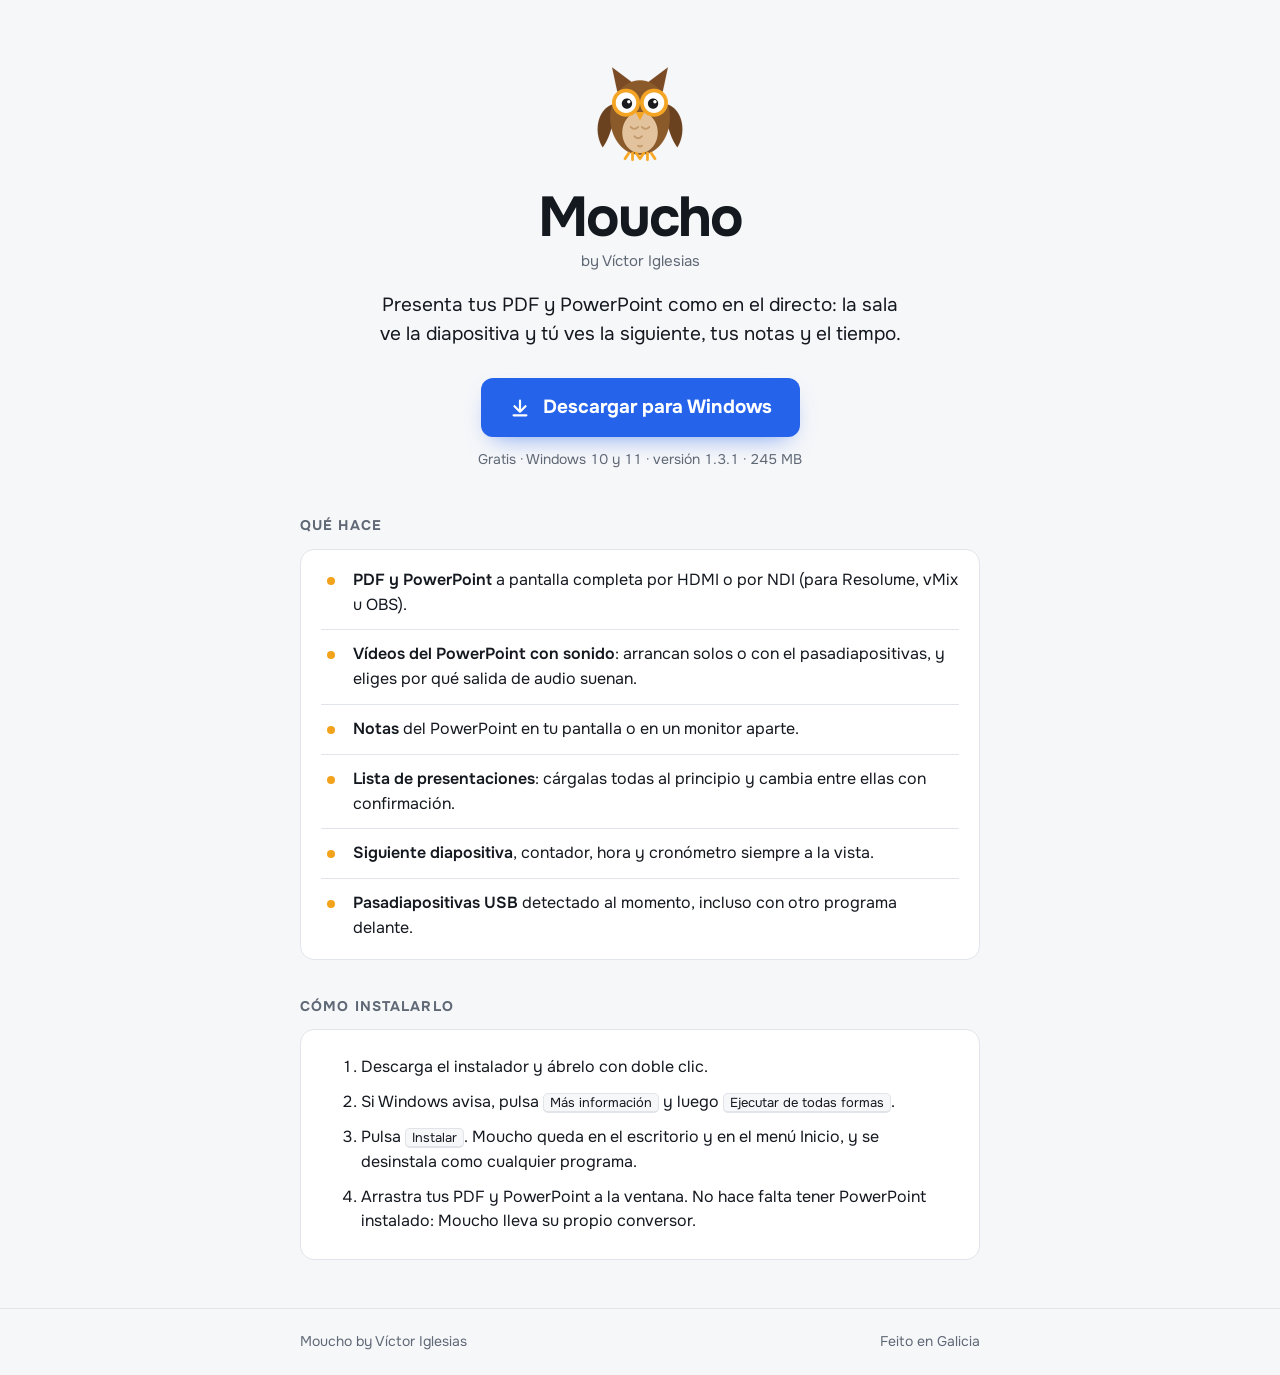
<file: docs/index.html>
<!doctype html>
<html lang="es">
<head>
<meta charset="utf-8">
<meta name="viewport" content="width=device-width, initial-scale=1, viewport-fit=cover">
<title>Moucho · Presentador de PDF y PowerPoint</title>
<meta name="description" content="Moucho by Víctor Iglesias: presenta PDF y PowerPoint con vista de la siguiente diapositiva, notas en otra pantalla, vídeos con sonido y salida HDMI o NDI. Gratis para Windows.">
<link rel="icon" type="image/png" href="favicon.png">
<link rel="stylesheet" href="fonts/onest.css">
<style>
  /* Una sola columna centrada: búho, nombre, botón de descarga, qué hace y cómo instalarlo */
  :root{
    --bg:#f6f7f9; --card:#ffffff; --ink:#14181f; --muted:#5f6875; --line:#e1e5ea;
    --accent:#2563eb; --accent-dark:#1d4ed8; --amber:#f2a31b;
    --font:"Onest","Segoe UI",system-ui,sans-serif;
    color-scheme:light;
  }
  *{box-sizing:border-box}
  html,body{margin:0}
  body{background:var(--bg);color:var(--ink);font-family:var(--font);font-size:16px;line-height:1.55;-webkit-font-smoothing:antialiased}
  .wrap{max-width:720px;margin:0 auto;padding-left:max(20px,env(safe-area-inset-left,0px));padding-right:max(20px,env(safe-area-inset-right,0px))}

  .hero{text-align:center;padding-block:56px 36px}
  .hero img{width:112px;height:112px}
  h1{font-size:clamp(40px,8vw,56px);font-weight:700;letter-spacing:-.035em;line-height:1;margin:14px 0 4px}
  .by{color:var(--muted);font-size:15px;margin:0}
  .lead{font-size:19px;max-width:30em;margin:18px auto 0;text-wrap:balance}

  .dl{display:inline-flex;align-items:center;gap:12px;margin-top:28px;background:var(--accent);color:#fff;text-decoration:none;font-weight:700;font-size:19px;padding:15px 28px;border-radius:12px;box-shadow:0 10px 24px -12px rgba(37,99,235,.7);transition:background .15s,transform .15s}
  .dl:hover{background:var(--accent-dark);transform:translateY(-1px)}
  .dl:focus-visible{outline:3px solid var(--amber);outline-offset:3px}
  .dl svg{width:22px;height:22px}
  .meta{margin-top:12px;color:var(--muted);font-size:14px;font-variant-numeric:tabular-nums}

  section{padding-block:8px 28px}
  h2{font-size:14px;font-weight:700;letter-spacing:.08em;text-transform:uppercase;color:var(--muted);margin:0 0 12px}
  .card{background:var(--card);border:1px solid var(--line);border-radius:14px;padding:6px 20px}
  ul.feat{list-style:none;margin:0;padding:0}
  ul.feat li{display:grid;grid-template-columns:22px 1fr;gap:10px;padding:12px 0;border-bottom:1px solid var(--line)}
  ul.feat li:last-child{border-bottom:0}
  ul.feat li::before{content:"";width:8px;height:8px;border-radius:50%;background:var(--amber);margin:9px 0 0 6px}
  ul.feat b{font-weight:600}
  ol.steps{margin:0;padding:14px 20px 14px 40px}
  ol.steps li{padding:5px 0}
  kbd{font-family:var(--font);font-size:13px;border:1px solid var(--line);border-bottom-width:2px;border-radius:5px;padding:0 6px;background:var(--bg)}
  footer{border-top:1px solid var(--line);margin-top:20px}
  footer .wrap{padding-block:22px;color:var(--muted);font-size:14px;display:flex;justify-content:space-between;flex-wrap:wrap;gap:8px}
</style>
</head>
<body>
<main>
  <header class="hero wrap">
    <img src="moucho.png" alt="Búho de Moucho" width="112" height="112">
    <h1>Moucho</h1>
    <p class="by">by Víctor Iglesias</p>
    <p class="lead">Presenta tus PDF y PowerPoint como en el directo: la sala ve la diapositiva y tú ves la siguiente, tus notas y el tiempo.</p>
    <a class="dl" id="dl" href="https://paginasdevic.com/descargar/moucho">
      <svg viewBox="0 0 24 24" fill="none" stroke="currentColor" stroke-width="2.4" stroke-linecap="round" stroke-linejoin="round" aria-hidden="true"><path d="M12 4v12M6 10l6 6 6-6M5 20h14"/></svg>
      Descargar para Windows
    </a>
    <div class="meta">Gratis · Windows 10 y 11 · versión 1.3.1 · 245 MB</div>
  </header>

  <section class="wrap">
    <h2>Qué hace</h2>
    <div class="card">
      <ul class="feat">
        <li><span><b>PDF y PowerPoint</b> a pantalla completa por HDMI o por NDI (para Resolume, vMix u OBS).</span></li>
        <li><span><b>Vídeos del PowerPoint con sonido</b>: arrancan solos o con el pasadiapositivas, y eliges por qué salida de audio suenan.</span></li>
        <li><span><b>Notas</b> del PowerPoint en tu pantalla o en un monitor aparte.</span></li>
        <li><span><b>Lista de presentaciones</b>: cárgalas todas al principio y cambia entre ellas con confirmación.</span></li>
        <li><span><b>Siguiente diapositiva</b>, contador, hora y cronómetro siempre a la vista.</span></li>
        <li><span><b>Pasadiapositivas USB</b> detectado al momento, incluso con otro programa delante.</span></li>
      </ul>
    </div>
  </section>

  <section class="wrap">
    <h2>Cómo instalarlo</h2>
    <div class="card">
      <ol class="steps">
        <li>Descarga el instalador y ábrelo con doble clic.</li>
        <li>Si Windows avisa, pulsa <kbd>Más información</kbd> y luego <kbd>Ejecutar de todas formas</kbd>.</li>
        <li>Pulsa <kbd>Instalar</kbd>. Moucho queda en el escritorio y en el menú Inicio, y se desinstala como cualquier programa.</li>
        <li>Arrastra tus PDF y PowerPoint a la ventana. No hace falta tener PowerPoint instalado: Moucho lleva su propio conversor.</li>
      </ol>
    </div>
  </section>
</main>
<footer><div class="wrap"><span>Moucho by Víctor Iglesias</span><span>Feito en Galicia</span></div></footer>
</body>
</html>
</file>
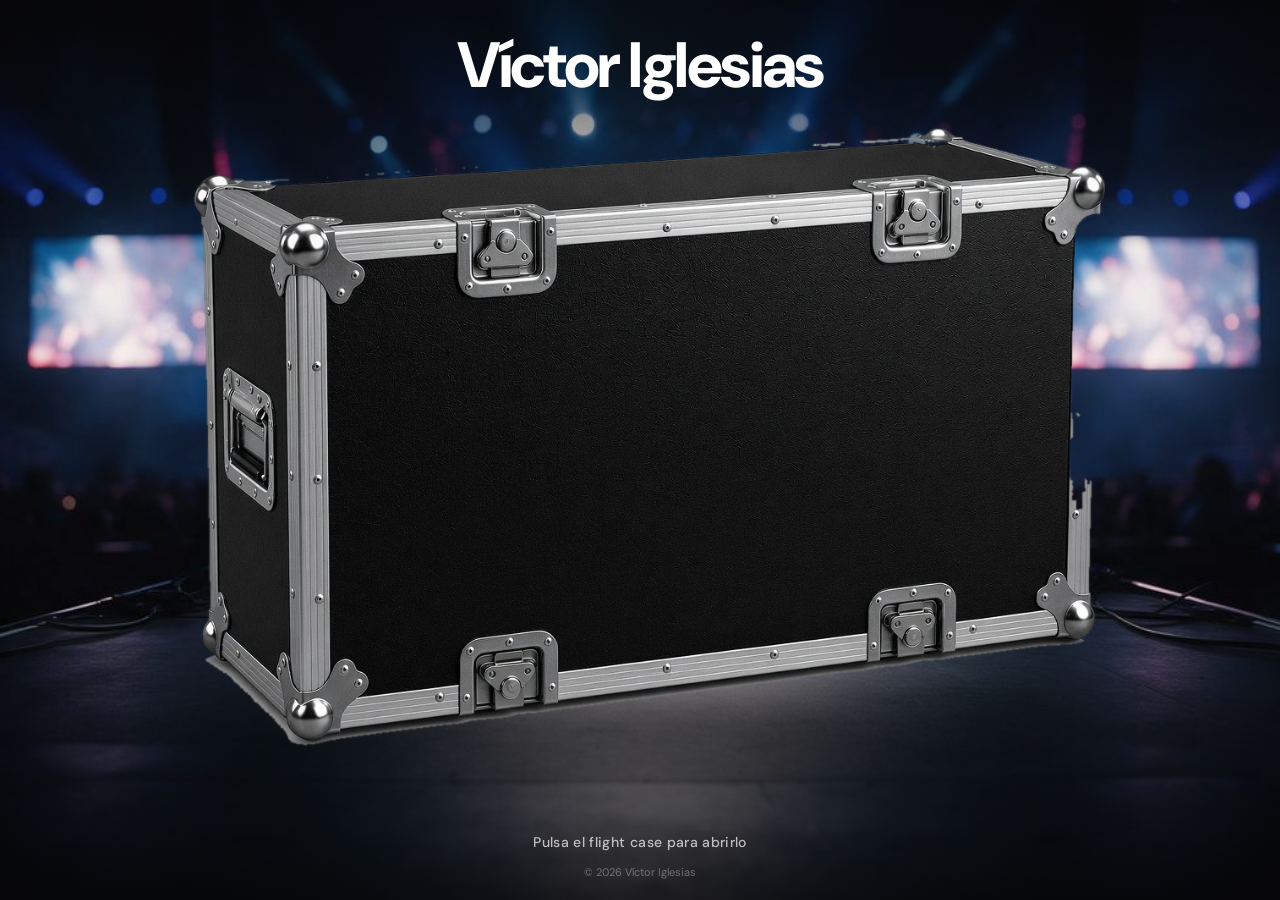
<file: paginasdevic/index.html>
<!doctype html>
<html lang="es">
  <head>
    <meta charset="UTF-8" />
    <meta name="viewport" content="width=device-width, initial-scale=1.0, viewport-fit=cover" />
    <meta name="theme-color" content="#050507" />
    <link rel="icon" type="image/png" href="./favicon.png" />
    <title>Víctor Iglesias · Descargas</title>
    <meta name="description" content="Descarga gratis las aplicaciones de Víctor Iglesias para Windows." />
    <script type="module" crossorigin src="./assets/index-h9LdVj-9.js"></script>
    <link rel="stylesheet" crossorigin href="./assets/index-DJxhiUki.css">
  </head>
  <body>
    <div id="root"></div>
  </body>
</html>
</file>
<file: docs/fonts/onest.css>
@font-face{font-family:'Onest';font-style:normal;font-display:swap;font-weight:400;src:url(onest-latin-ext-400-normal.woff2) format('woff2');unicode-range:U+0100-02BA,U+02BD-02C5,U+02C7-02CC,U+02CE-02D7,U+02DD-02FF,U+0304,U+0308,U+0329,U+1D00-1DBF,U+1E00-1E9F,U+1EF2-1EFF,U+2020,U+20A0-20AB,U+20AD-20C0,U+2113,U+2C60-2C7F,U+A720-A7FF}
@font-face{font-family:'Onest';font-style:normal;font-display:swap;font-weight:400;src:url(onest-latin-400-normal.woff2) format('woff2');unicode-range:U+0000-00FF,U+0131,U+0152-0153,U+02BB-02BC,U+02C6,U+02DA,U+02DC,U+0304,U+0308,U+0329,U+2000-206F,U+20AC,U+2122,U+2191,U+2193,U+2212,U+2215,U+FEFF,U+FFFD}
@font-face{font-family:'Onest';font-style:normal;font-display:swap;font-weight:500;src:url(onest-latin-ext-500-normal.woff2) format('woff2');unicode-range:U+0100-02BA,U+02BD-02C5,U+02C7-02CC,U+02CE-02D7,U+02DD-02FF,U+0304,U+0308,U+0329,U+1D00-1DBF,U+1E00-1E9F,U+1EF2-1EFF,U+2020,U+20A0-20AB,U+20AD-20C0,U+2113,U+2C60-2C7F,U+A720-A7FF}
@font-face{font-family:'Onest';font-style:normal;font-display:swap;font-weight:500;src:url(onest-latin-500-normal.woff2) format('woff2');unicode-range:U+0000-00FF,U+0131,U+0152-0153,U+02BB-02BC,U+02C6,U+02DA,U+02DC,U+0304,U+0308,U+0329,U+2000-206F,U+20AC,U+2122,U+2191,U+2193,U+2212,U+2215,U+FEFF,U+FFFD}
@font-face{font-family:'Onest';font-style:normal;font-display:swap;font-weight:600;src:url(onest-latin-ext-600-normal.woff2) format('woff2');unicode-range:U+0100-02BA,U+02BD-02C5,U+02C7-02CC,U+02CE-02D7,U+02DD-02FF,U+0304,U+0308,U+0329,U+1D00-1DBF,U+1E00-1E9F,U+1EF2-1EFF,U+2020,U+20A0-20AB,U+20AD-20C0,U+2113,U+2C60-2C7F,U+A720-A7FF}
@font-face{font-family:'Onest';font-style:normal;font-display:swap;font-weight:600;src:url(onest-latin-600-normal.woff2) format('woff2');unicode-range:U+0000-00FF,U+0131,U+0152-0153,U+02BB-02BC,U+02C6,U+02DA,U+02DC,U+0304,U+0308,U+0329,U+2000-206F,U+20AC,U+2122,U+2191,U+2193,U+2212,U+2215,U+FEFF,U+FFFD}
@font-face{font-family:'Onest';font-style:normal;font-display:swap;font-weight:700;src:url(onest-latin-ext-700-normal.woff2) format('woff2');unicode-range:U+0100-02BA,U+02BD-02C5,U+02C7-02CC,U+02CE-02D7,U+02DD-02FF,U+0304,U+0308,U+0329,U+1D00-1DBF,U+1E00-1E9F,U+1EF2-1EFF,U+2020,U+20A0-20AB,U+20AD-20C0,U+2113,U+2C60-2C7F,U+A720-A7FF}
@font-face{font-family:'Onest';font-style:normal;font-display:swap;font-weight:700;src:url(onest-latin-700-normal.woff2) format('woff2');unicode-range:U+0000-00FF,U+0131,U+0152-0153,U+02BB-02BC,U+02C6,U+02DA,U+02DC,U+0304,U+0308,U+0329,U+2000-206F,U+20AC,U+2122,U+2191,U+2193,U+2212,U+2215,U+FEFF,U+FFFD}
@font-face{font-family:'Onest';font-style:normal;font-display:swap;font-weight:800;src:url(onest-latin-ext-800-normal.woff2) format('woff2');unicode-range:U+0100-02BA,U+02BD-02C5,U+02C7-02CC,U+02CE-02D7,U+02DD-02FF,U+0304,U+0308,U+0329,U+1D00-1DBF,U+1E00-1E9F,U+1EF2-1EFF,U+2020,U+20A0-20AB,U+20AD-20C0,U+2113,U+2C60-2C7F,U+A720-A7FF}
@font-face{font-family:'Onest';font-style:normal;font-display:swap;font-weight:800;src:url(onest-latin-800-normal.woff2) format('woff2');unicode-range:U+0000-00FF,U+0131,U+0152-0153,U+02BB-02BC,U+02C6,U+02DA,U+02DC,U+0304,U+0308,U+0329,U+2000-206F,U+20AC,U+2122,U+2191,U+2193,U+2212,U+2215,U+FEFF,U+FFFD}
</file>
<file: paginasdevic/assets/index-DJxhiUki.css>
/*! tailwindcss v4.3.5 | MIT License | https://tailwindcss.com */
@layer properties{@supports (((-webkit-hyphens:none)) and (not (margin-trim:block))) or ((-moz-orient:inline) and (not (color:rgb(from red r g b)))){*,:before,:after,::backdrop{--tw-scale-x:1;--tw-scale-y:1;--tw-scale-z:1;--tw-rotate-x:initial;--tw-rotate-y:initial;--tw-rotate-z:initial;--tw-skew-x:initial;--tw-skew-y:initial;--tw-border-style:solid;--tw-gradient-position:initial;--tw-gradient-from:#0000;--tw-gradient-via:#0000;--tw-gradient-to:#0000;--tw-gradient-stops:initial;--tw-gradient-via-stops:initial;--tw-gradient-from-position:0%;--tw-gradient-via-position:50%;--tw-gradient-to-position:100%;--tw-leading:initial;--tw-font-weight:initial;--tw-tracking:initial;--tw-shadow:0 0 #0000;--tw-shadow-color:initial;--tw-shadow-alpha:100%;--tw-inset-shadow:0 0 #0000;--tw-inset-shadow-color:initial;--tw-inset-shadow-alpha:100%;--tw-ring-color:initial;--tw-ring-shadow:0 0 #0000;--tw-inset-ring-color:initial;--tw-inset-ring-shadow:0 0 #0000;--tw-ring-inset:initial;--tw-ring-offset-width:0px;--tw-ring-offset-color:#fff;--tw-ring-offset-shadow:0 0 #0000;--tw-blur:initial;--tw-brightness:initial;--tw-contrast:initial;--tw-grayscale:initial;--tw-hue-rotate:initial;--tw-invert:initial;--tw-opacity:initial;--tw-saturate:initial;--tw-sepia:initial;--tw-drop-shadow:initial;--tw-drop-shadow-color:initial;--tw-drop-shadow-alpha:100%;--tw-drop-shadow-size:initial;--tw-backdrop-blur:initial;--tw-backdrop-brightness:initial;--tw-backdrop-contrast:initial;--tw-backdrop-grayscale:initial;--tw-backdrop-hue-rotate:initial;--tw-backdrop-invert:initial;--tw-backdrop-opacity:initial;--tw-backdrop-saturate:initial;--tw-backdrop-sepia:initial;--tw-duration:initial;--tw-ease:initial;--tw-translate-x:0;--tw-translate-y:0;--tw-translate-z:0;--tw-outline-style:solid}}}@layer theme{:root,:host{--font-sans:"DM Sans Variable", "Segoe UI", system-ui, sans-serif;--font-mono:ui-monospace, SFMono-Regular, Menlo, Monaco, Consolas, "Liberation Mono", "Courier New", monospace;--color-neutral-400:oklch(70.8% 0 none);--color-black:#000;--color-white:#fff;--spacing:.25rem;--container-3xl:48rem;--text-xs:.75rem;--text-xs--line-height:calc(1 / .75);--text-sm:.875rem;--text-sm--line-height:calc(1.25 / .875);--text-xl:1.25rem;--text-xl--line-height:calc(1.75 / 1.25);--font-weight-medium:500;--font-weight-semibold:600;--font-weight-bold:700;--font-weight-extrabold:800;--font-weight-black:900;--tracking-tight:-.025em;--tracking-wide:.025em;--tracking-wider:.05em;--radius-xl:.75rem;--radius-2xl:1rem;--radius-3xl:1.5rem;--ease-in:cubic-bezier(.4, 0, 1, 1);--ease-out:cubic-bezier(0, 0, .2, 1);--ease-in-out:cubic-bezier(.4, 0, .2, 1);--blur-2xl:40px;--default-transition-duration:.15s;--default-transition-timing-function:cubic-bezier(.4, 0, .2, 1);--default-font-family:var(--font-sans);--default-mono-font-family:var(--font-mono);--font-display:"DM Sans Variable", "Segoe UI", sans-serif;--color-ink:#111418;--color-paper:#f7f8fa;--color-red:#e3262f;--color-red-dark:#c41d25;--animate-spin-around:spin-around calc(var(--speed) * 2) infinite linear;--animate-shimmer-slide:shimmer-slide var(--speed) ease-in-out infinite alternate}}@layer base{*,:after,:before,::backdrop{box-sizing:border-box;border:0 solid;margin:0;padding:0}::file-selector-button{box-sizing:border-box;border:0 solid;margin:0;padding:0}html,:host{-webkit-text-size-adjust:100%;tab-size:4;line-height:1.5;font-family:var(--default-font-family,-apple-system, BlinkMacSystemFont, "Segoe UI", Roboto, "Helvetica Neue", "Noto Sans", Arial, sans-serif, "Apple Color Emoji", "Segoe UI Emoji", "Segoe UI Symbol", "Noto Color Emoji");font-feature-settings:var(--default-font-feature-settings,normal);font-variation-settings:var(--default-font-variation-settings,normal);-webkit-tap-highlight-color:transparent}hr{height:0;color:inherit;border-top-width:1px}abbr:where([title]){-webkit-text-decoration:underline dotted;text-decoration:underline dotted}h1,h2,h3,h4,h5,h6{font-size:inherit;font-weight:inherit}a{color:inherit;-webkit-text-decoration:inherit;-webkit-text-decoration:inherit;-webkit-text-decoration:inherit;-webkit-text-decoration:inherit;text-decoration:inherit}b,strong{font-weight:bolder}code,kbd,samp,pre{font-family:var(--default-mono-font-family,ui-monospace, SFMono-Regular, Menlo, Monaco, Consolas, "Liberation Mono", "Courier New", monospace);font-feature-settings:var(--default-mono-font-feature-settings,normal);font-variation-settings:var(--default-mono-font-variation-settings,normal);font-size:1em}small{font-size:80%}sub,sup{vertical-align:baseline;font-size:75%;line-height:0;position:relative}sub{bottom:-.25em}sup{top:-.5em}table{text-indent:0;border-color:inherit;border-collapse:collapse}:-moz-focusring:where(:not(iframe)){outline:auto}progress{vertical-align:baseline}summary{display:list-item}ol,ul,menu{list-style:none}img,svg,video,canvas,audio,iframe,embed,object{vertical-align:middle;display:block}img,video{max-width:100%;height:auto}button,input,select,optgroup,textarea{font:inherit;font-feature-settings:inherit;font-variation-settings:inherit;letter-spacing:inherit;color:inherit;opacity:1;background-color:#0000;border-radius:0}::file-selector-button{font:inherit;font-feature-settings:inherit;font-variation-settings:inherit;letter-spacing:inherit;color:inherit;opacity:1;background-color:#0000;border-radius:0}:where(select:is([multiple],[size])) optgroup{font-weight:bolder}:where(select:is([multiple],[size])) optgroup option{padding-inline-start:20px}::file-selector-button{margin-inline-end:4px}::placeholder{opacity:1}@supports (not ((-webkit-appearance:-apple-pay-button))) or (contain-intrinsic-size:1px){::placeholder{color:currentColor}@supports (color:color-mix(in lab, red, red)){::placeholder{color:color-mix(in oklab, currentcolor 50%, transparent)}}}textarea{resize:vertical}::-webkit-search-decoration{-webkit-appearance:none}::-webkit-date-and-time-value{min-height:1lh;text-align:inherit}::-webkit-datetime-edit{display:inline-flex}::-webkit-datetime-edit-fields-wrapper{padding:0}::-webkit-datetime-edit{padding-block:0}::-webkit-datetime-edit-year-field{padding-block:0}::-webkit-datetime-edit-month-field{padding-block:0}::-webkit-datetime-edit-day-field{padding-block:0}::-webkit-datetime-edit-hour-field{padding-block:0}::-webkit-datetime-edit-minute-field{padding-block:0}::-webkit-datetime-edit-second-field{padding-block:0}::-webkit-datetime-edit-millisecond-field{padding-block:0}::-webkit-datetime-edit-meridiem-field{padding-block:0}::-webkit-calendar-picker-indicator{line-height:1}:-moz-ui-invalid{box-shadow:none}button,input:where([type=button],[type=reset],[type=submit]){appearance:button}::file-selector-button{appearance:button}::-webkit-inner-spin-button{height:auto}::-webkit-outer-spin-button{height:auto}[hidden]:where(:not([hidden=until-found])){display:none!important}}@layer components;@layer utilities{.\@container-\[size\]{container-type:size}.pointer-events-auto{pointer-events:auto}.pointer-events-none{pointer-events:none}.invisible{visibility:hidden}.visible{visibility:visible}.sr-only{clip-path:inset(50%);white-space:nowrap;border-width:0;width:1px;height:1px;margin:-1px;padding:0;position:absolute;overflow:hidden}.absolute{position:absolute}.relative{position:relative}.static{position:static}.-inset-full{inset:-100%}.inset-\(--cut\){inset:var(--cut)}.inset-0{inset:0}.inset-\[6\%_9\%_4\%_9\%\]{inset:6% 9% 4%}.inset-px{inset:1px}.inset-x-0{inset-inline:0}.inset-x-\[6\%\]{inset-inline:6%}.inset-x-\[8\%\]{inset-inline:8%}.top-0{top:0}.bottom-0{bottom:0}.bottom-\[0\.5\%\]{bottom:.5%}.isolate{isolation:isolate}.-z-10{z-index:calc(10 * -1)}.-z-20{z-index:calc(20 * -1)}.-z-30{z-index:calc(30 * -1)}.z-0{z-index:0}.z-20{z-index:20}.z-30{z-index:30}.z-40{z-index:40}.z-\[1\]{z-index:1}.container{width:100%}@media (width>=40rem){.container{max-width:40rem}}@media (width>=48rem){.container{max-width:48rem}}@media (width>=64rem){.container{max-width:64rem}}@media (width>=80rem){.container{max-width:80rem}}@media (width>=96rem){.container{max-width:96rem}}.m-0{margin:0}.mx-auto{margin-inline:auto}.mt-12{margin-top:calc(var(--spacing) * 12)}.flex{display:flex}.grid{display:grid}.hidden{display:none}.inline-block{display:inline-block}.inline-flex{display:inline-flex}.aspect-\[1\],.aspect-square{aspect-ratio:1}.size-5{width:calc(var(--spacing) * 5);height:calc(var(--spacing) * 5)}.size-10{width:calc(var(--spacing) * 10);height:calc(var(--spacing) * 10)}.size-\[0\.75em\]{width:.75em;height:.75em}.size-\[1\.1em\]{width:1.1em;height:1.1em}.size-full{width:100%;height:100%}.h-\[9\%\]{height:9%}.h-\[62\%\]{height:62%}.h-\[70\%\]{height:70%}.h-\[86\%\]{height:86%}.h-\[100cqh\]{height:100cqh}.h-dvh{height:100dvh}.h-full{height:100%}.min-h-dvh{min-height:100dvh}.w-\[min\(94vw\,1150px\,calc\(\(100dvh-170px\)\*1\.77\)\)\]{width:min(94vw,1150px,177dvh - 300.9px)}.w-auto{width:auto}.w-full{width:100%}.max-w-3xl{max-width:var(--container-3xl)}.flex-1{flex:1}.shrink-0{flex-shrink:0}.\[translate\:0_0\]{translate:0}.scale-105{--tw-scale-x:105%;--tw-scale-y:105%;--tw-scale-z:105%;scale:var(--tw-scale-x) var(--tw-scale-y)}.rotate-0{rotate:0deg}.transform{transform:var(--tw-rotate-x, ) var(--tw-rotate-y, ) var(--tw-rotate-z, ) var(--tw-skew-x, ) var(--tw-skew-y, )}.transform-gpu{transform:translateZ(0) var(--tw-rotate-x, ) var(--tw-rotate-y, ) var(--tw-rotate-z, ) var(--tw-skew-x, ) var(--tw-skew-y, )}.animate-\[fadein_\.6s_ease\]{animation:.6s fadein}.animate-shimmer-slide{animation:var(--animate-shimmer-slide)}.animate-spin-around{animation:var(--animate-spin-around)}.cursor-pointer{cursor:pointer}.resize{resize:both}.flex-col{flex-direction:column}.flex-wrap{flex-wrap:wrap}.place-items-center{place-items:center}.items-center{align-items:center}.justify-center{justify-content:center}.gap-3{gap:calc(var(--spacing) * 3)}.gap-4{gap:calc(var(--spacing) * 4)}.gap-\[0\.5em\]{gap:.5em}.gap-\[0\.6em\]{gap:.6em}.gap-\[4\%\]{gap:4%}.truncate{text-overflow:ellipsis;white-space:nowrap;overflow:hidden}.overflow-hidden{overflow:hidden}.overflow-visible{overflow:visible}.overflow-x-clip{overflow-x:clip}.\[border-radius\:var\(--radius\)\]{border-radius:var(--radius)}.rounded-2xl{border-radius:var(--radius-2xl)}.rounded-3xl{border-radius:var(--radius-3xl)}.rounded-\[3px\]{border-radius:3px}.rounded-\[18\%\]{border-radius:18%}.rounded-\[22px\]{border-radius:22px}.rounded-\[50\%\]{border-radius:50%}.rounded-\[inherit\]{border-radius:inherit}.rounded-full{border-radius:2147483647px}.rounded-none{border-radius:0}.rounded-xl{border-radius:var(--radius-xl)}.rounded-t-\[14px\]{border-top-left-radius:14px;border-top-right-radius:14px}.border{border-style:var(--tw-border-style);border-width:1px}.border-\(length\:--border-beam-width\){border-style:var(--tw-border-style);border-width:var(--border-beam-width)}.border-b-0{border-bottom-style:var(--tw-border-style);border-bottom-width:0}.border-\[\#e3262f\]{border-color:#e3262f}.border-transparent{border-color:#0000}.border-white\/10{border-color:#ffffff1a}@supports (color:color-mix(in lab, red, red)){.border-white\/10{border-color:color-mix(in oklab, var(--color-white) 10%, transparent)}}.border-white\/40{border-color:#fff6}@supports (color:color-mix(in lab, red, red)){.border-white\/40{border-color:color-mix(in oklab, var(--color-white) 40%, transparent)}}.\[background-color\:var\(--spotlight-card-surface\)\]{background-color:var(--spotlight-card-surface)}.bg-\[\#3dff86\]{background-color:#3dff86}.bg-\[\#050507\]{background-color:#050507}.bg-\[\#e3262f\]{background-color:#e3262f}.bg-\[\#ffb020\]{background-color:#ffb020}.bg-black\/80{background-color:#000c}@supports (color:color-mix(in lab, red, red)){.bg-black\/80{background-color:color-mix(in oklab, var(--color-black) 80%, transparent)}}.bg-red{background-color:var(--color-red)}.bg-transparent{background-color:#0000}.bg-white{background-color:var(--color-white)}.bg-white\/10{background-color:#ffffff1a}@supports (color:color-mix(in lab, red, red)){.bg-white\/10{background-color:color-mix(in oklab, var(--color-white) 10%, transparent)}}.bg-white\/\[0\.07\]{background-color:#ffffff12}@supports (color:color-mix(in lab, red, red)){.bg-white\/\[0\.07\]{background-color:color-mix(in oklab, var(--color-white) 7.0%, transparent)}}.bg-linear-to-l{--tw-gradient-position:to left}@supports (background-image:linear-gradient(in lab, red, red)){.bg-linear-to-l{--tw-gradient-position:to left in oklab}}.bg-linear-to-l{background-image:linear-gradient(var(--tw-gradient-stops))}.bg-\[linear-gradient\(180deg\,\#1c1d22\,\#0d0e11\)\]{background-image:linear-gradient(#1c1d22,#0d0e11)}.bg-\[linear-gradient\(180deg\,\#e9ecef\,\#b9bec5\)\]{background-image:linear-gradient(#e9ecef,#b9bec5)}.bg-\[linear-gradient\(to_bottom\,rgba\(5\,5\,7\,\.75\)\,rgba\(5\,5\,7\,0\)_28\%\,rgba\(5\,5\,7\,0\)_70\%\,rgba\(5\,5\,7\,\.8\)\)\]{background-image:linear-gradient(#050507bf,#05050700 28% 70%,#050507cc)}.from-\(--color-from\){--tw-gradient-from:var(--color-from);--tw-gradient-stops:var(--tw-gradient-via-stops,var(--tw-gradient-position), var(--tw-gradient-from) var(--tw-gradient-from-position), var(--tw-gradient-to) var(--tw-gradient-to-position))}.via-\(--color-to\){--tw-gradient-via:var(--color-to);--tw-gradient-via-stops:var(--tw-gradient-position), var(--tw-gradient-from) var(--tw-gradient-from-position), var(--tw-gradient-via) var(--tw-gradient-via-position), var(--tw-gradient-to) var(--tw-gradient-to-position);--tw-gradient-stops:var(--tw-gradient-via-stops)}.to-transparent{--tw-gradient-to:transparent;--tw-gradient-stops:var(--tw-gradient-via-stops,var(--tw-gradient-position), var(--tw-gradient-from) var(--tw-gradient-from-position), var(--tw-gradient-to) var(--tw-gradient-to-position))}.\[mask-image\:radial-gradient\(900px_circle_at_50\%_40\%\,white\,transparent_80\%\)\]{-webkit-mask-image:radial-gradient(900px at 50% 40%,#fff,#0000 80%);mask-image:radial-gradient(900px at 50% 40%,#fff,#0000 80%)}.mask-\[linear-gradient\(transparent\,transparent\)\,linear-gradient\(\#000\,\#000\)\]{-webkit-mask-image:linear-gradient(#0000,#0000),linear-gradient(#000,#000);mask-image:linear-gradient(#0000,#0000),linear-gradient(#000,#000)}.bg-\[length\:160px_160px\]{background-size:160px 160px}.bg-cover{background-size:cover}.bg-center{background-position:50%}.mask-intersect{-webkit-mask-composite:source-in;-webkit-mask-composite:source-in;-webkit-mask-composite:source-in;mask-composite:intersect}.\[mask-clip\:padding-box\,border-box\]{-webkit-mask-clip:padding-box,border-box;mask-clip:padding-box,border-box}.p-4{padding:calc(var(--spacing) * 4)}.p-8{padding:calc(var(--spacing) * 8)}.p-px{padding:1px}.px-4{padding-inline:calc(var(--spacing) * 4)}.px-5{padding-inline:calc(var(--spacing) * 5)}.px-6{padding-inline:calc(var(--spacing) * 6)}.px-\[0\.7em\]{padding-inline:.7em}.px-\[0\.9em\]{padding-inline:.9em}.px-\[5\%\]{padding-inline:5%}.py-1\.5{padding-block:calc(var(--spacing) * 1.5)}.py-2{padding-block:calc(var(--spacing) * 2)}.py-3{padding-block:calc(var(--spacing) * 3)}.py-16{padding-block:calc(var(--spacing) * 16)}.py-\[0\.25em\]{padding-block:.25em}.pt-\[9vh\]{padding-top:9vh}.pt-\[max\(1\.5rem\,env\(safe-area-inset-top\)\)\]{padding-top:max(1.5rem, env(safe-area-inset-top))}.pr-5{padding-right:calc(var(--spacing) * 5)}.pb-6{padding-bottom:calc(var(--spacing) * 6)}.pb-\[11vh\]{padding-bottom:11vh}.pb-\[max\(1\.25rem\,env\(safe-area-inset-bottom\)\)\]{padding-bottom:max(1.25rem, env(safe-area-inset-bottom))}.text-center{text-align:center}.font-display{font-family:var(--font-display)}.text-sm{font-size:var(--text-sm);line-height:var(--tw-leading,var(--text-sm--line-height))}.text-xl{font-size:var(--text-xl);line-height:var(--tw-leading,var(--text-xl--line-height))}.text-xs{font-size:var(--text-xs);line-height:var(--tw-leading,var(--text-xs--line-height))}.text-\[11px\]{font-size:11px}.text-\[clamp\(2\.8rem\,10vw\,6\.2rem\)\]{font-size:clamp(2.8rem,10vw,6.2rem)}.text-\[clamp\(2rem\,6vw\,4rem\)\]{font-size:clamp(2rem,6vw,4rem)}.leading-\[0\.95\]{--tw-leading:.95;line-height:.95}.font-black{--tw-font-weight:var(--font-weight-black);font-weight:var(--font-weight-black)}.font-bold{--tw-font-weight:var(--font-weight-bold);font-weight:var(--font-weight-bold)}.font-extrabold{--tw-font-weight:var(--font-weight-extrabold);font-weight:var(--font-weight-extrabold)}.font-medium{--tw-font-weight:var(--font-weight-medium);font-weight:var(--font-weight-medium)}.font-semibold{--tw-font-weight:var(--font-weight-semibold);font-weight:var(--font-weight-semibold)}.tracking-\[-0\.03em\]{--tw-tracking:-.03em;letter-spacing:-.03em}.tracking-\[-0\.04em\]{--tw-tracking:-.04em;letter-spacing:-.04em}.tracking-\[0\.14em\]{--tw-tracking:.14em;letter-spacing:.14em}.tracking-\[0\.16em\]{--tw-tracking:.16em;letter-spacing:.16em}.tracking-tight{--tw-tracking:var(--tracking-tight);letter-spacing:var(--tracking-tight)}.tracking-wide{--tw-tracking:var(--tracking-wide);letter-spacing:var(--tracking-wide)}.tracking-wider{--tw-tracking:var(--tracking-wider);letter-spacing:var(--tracking-wider)}.whitespace-nowrap{white-space:nowrap}.text-\[\#1a1b1e\]{color:#1a1b1e}.text-\[\#ffb020\]{color:#ffb020}.text-ink{color:var(--color-ink)}.text-neutral-400\/80{color:#a1a1a1cc}@supports (color:color-mix(in lab, red, red)){.text-neutral-400\/80{color:color-mix(in oklab, var(--color-neutral-400) 80%, transparent)}}.text-white{color:var(--color-white)}.text-white\/25{color:#ffffff40}@supports (color:color-mix(in lab, red, red)){.text-white\/25{color:color-mix(in oklab, var(--color-white) 25%, transparent)}}.text-white\/35{color:#ffffff59}@supports (color:color-mix(in lab, red, red)){.text-white\/35{color:color-mix(in oklab, var(--color-white) 35%, transparent)}}.text-white\/60{color:#fff9}@supports (color:color-mix(in lab, red, red)){.text-white\/60{color:color-mix(in oklab, var(--color-white) 60%, transparent)}}.text-white\/70{color:#ffffffb3}@supports (color:color-mix(in lab, red, red)){.text-white\/70{color:color-mix(in oklab, var(--color-white) 70%, transparent)}}.uppercase{text-transform:uppercase}.no-underline{text-decoration-line:none}.opacity-0{opacity:0}.opacity-50{opacity:.5}.opacity-100{opacity:1}.mix-blend-multiply{mix-blend-mode:multiply}.mix-blend-overlay{mix-blend-mode:overlay}.shadow{--tw-shadow:0 1px 3px 0 var(--tw-shadow-color,#0000001a), 0 1px 2px -1px var(--tw-shadow-color,#0000001a);box-shadow:var(--tw-inset-shadow), var(--tw-inset-ring-shadow), var(--tw-ring-offset-shadow), var(--tw-ring-shadow), var(--tw-shadow)}.shadow-\[0_0_8px_1px_rgba\(255\,176\,32\,\.7\)\]{--tw-shadow:0 0 8px 1px var(--tw-shadow-color,#ffb020b3);box-shadow:var(--tw-inset-shadow), var(--tw-inset-ring-shadow), var(--tw-ring-offset-shadow), var(--tw-ring-shadow), var(--tw-shadow)}.shadow-\[0_0_10px_2px_rgba\(61\,255\,134\,\.8\)\]{--tw-shadow:0 0 10px 2px var(--tw-shadow-color,#3dff86cc);box-shadow:var(--tw-inset-shadow), var(--tw-inset-ring-shadow), var(--tw-ring-offset-shadow), var(--tw-ring-shadow), var(--tw-shadow)}.shadow-\[0_0_22px_4px_rgba\(227\,38\,47\,\.7\)\]{--tw-shadow:0 0 22px 4px var(--tw-shadow-color,#e3262fb3);box-shadow:var(--tw-inset-shadow), var(--tw-inset-ring-shadow), var(--tw-ring-offset-shadow), var(--tw-ring-shadow), var(--tw-shadow)}.shadow-\[0_0_24px_4px_rgba\(227\,38\,47\,\.55\)\,inset_0_0_18px_rgba\(227\,38\,47\,\.25\)\]{--tw-shadow:0 0 24px 4px var(--tw-shadow-color,#e3262f8c), inset 0 0 18px var(--tw-shadow-color,#e3262f40);box-shadow:var(--tw-inset-shadow), var(--tw-inset-ring-shadow), var(--tw-ring-offset-shadow), var(--tw-ring-shadow), var(--tw-shadow)}.shadow-\[0_18px_40px_-18px_rgba\(60\,0\,0\,\.55\)\]{--tw-shadow:0 18px 40px -18px var(--tw-shadow-color,#3c00008c);box-shadow:var(--tw-inset-shadow), var(--tw-inset-ring-shadow), var(--tw-ring-offset-shadow), var(--tw-ring-shadow), var(--tw-shadow)}.shadow-\[inset_0_-8px_10px_\#ffffff1f\]{--tw-shadow:inset 0 -8px 10px var(--tw-shadow-color,#ffffff1f);box-shadow:var(--tw-inset-shadow), var(--tw-inset-ring-shadow), var(--tw-ring-offset-shadow), var(--tw-ring-shadow), var(--tw-shadow)}.shadow-\[inset_0_1px_0_rgba\(255\,255\,255\,\.7\)\,0_1px_2px_rgba\(0\,0\,0\,\.6\)\]{--tw-shadow:inset 0 1px 0 var(--tw-shadow-color,#ffffffb3), 0 1px 2px var(--tw-shadow-color,#0009);box-shadow:var(--tw-inset-shadow), var(--tw-inset-ring-shadow), var(--tw-ring-offset-shadow), var(--tw-ring-shadow), var(--tw-shadow)}.ring-1{--tw-ring-shadow:var(--tw-ring-inset, ) 0 0 0 calc(1px + var(--tw-ring-offset-width)) var(--tw-ring-color,currentcolor);box-shadow:var(--tw-inset-shadow), var(--tw-inset-ring-shadow), var(--tw-ring-offset-shadow), var(--tw-ring-shadow), var(--tw-shadow)}.\[box-shadow\:var\(--spotlight-card-shadow\)\]{box-shadow:var(--spotlight-card-shadow)}.ring-white\/20{--tw-ring-color:#fff3}@supports (color:color-mix(in lab, red, red)){.ring-white\/20{--tw-ring-color:color-mix(in oklab, var(--color-white) 20%, transparent)}}.ring-white\/40{--tw-ring-color:#fff6}@supports (color:color-mix(in lab, red, red)){.ring-white\/40{--tw-ring-color:color-mix(in oklab, var(--color-white) 40%, transparent)}}.blur{--tw-blur:blur(8px);filter:var(--tw-blur, ) var(--tw-brightness, ) var(--tw-contrast, ) var(--tw-grayscale, ) var(--tw-hue-rotate, ) var(--tw-invert, ) var(--tw-saturate, ) var(--tw-sepia, ) var(--tw-drop-shadow, )}.blur-2xl{--tw-blur:blur(var(--blur-2xl));filter:var(--tw-blur, ) var(--tw-brightness, ) var(--tw-contrast, ) var(--tw-grayscale, ) var(--tw-hue-rotate, ) var(--tw-invert, ) var(--tw-saturate, ) var(--tw-sepia, ) var(--tw-drop-shadow, )}.blur-\[2px\]{--tw-blur:blur(2px);filter:var(--tw-blur, ) var(--tw-brightness, ) var(--tw-contrast, ) var(--tw-grayscale, ) var(--tw-hue-rotate, ) var(--tw-invert, ) var(--tw-saturate, ) var(--tw-sepia, ) var(--tw-drop-shadow, )}.filter{filter:var(--tw-blur, ) var(--tw-brightness, ) var(--tw-contrast, ) var(--tw-grayscale, ) var(--tw-hue-rotate, ) var(--tw-invert, ) var(--tw-saturate, ) var(--tw-sepia, ) var(--tw-drop-shadow, )}.backdrop-blur{--tw-backdrop-blur:blur(8px);-webkit-backdrop-filter:var(--tw-backdrop-blur, ) var(--tw-backdrop-brightness, ) var(--tw-backdrop-contrast, ) var(--tw-backdrop-grayscale, ) var(--tw-backdrop-hue-rotate, ) var(--tw-backdrop-invert, ) var(--tw-backdrop-opacity, ) var(--tw-backdrop-saturate, ) var(--tw-backdrop-sepia, );backdrop-filter:var(--tw-backdrop-blur, ) var(--tw-backdrop-brightness, ) var(--tw-backdrop-contrast, ) var(--tw-backdrop-grayscale, ) var(--tw-backdrop-hue-rotate, ) var(--tw-backdrop-invert, ) var(--tw-backdrop-opacity, ) var(--tw-backdrop-saturate, ) var(--tw-backdrop-sepia, )}.transition{transition-property:color,background-color,border-color,outline-color,text-decoration-color,fill,stroke,--tw-gradient-from,--tw-gradient-via,--tw-gradient-to,opacity,box-shadow,transform,translate,scale,rotate,filter,-webkit-backdrop-filter,backdrop-filter,display,content-visibility,overlay,pointer-events;transition-timing-function:var(--tw-ease,var(--default-transition-timing-function));transition-duration:var(--tw-duration,var(--default-transition-duration))}.transition-\[filter\]{transition-property:filter;transition-timing-function:var(--tw-ease,var(--default-transition-timing-function));transition-duration:var(--tw-duration,var(--default-transition-duration))}.transition-\[opacity\,transform\]{transition-property:opacity,transform;transition-timing-function:var(--tw-ease,var(--default-transition-timing-function));transition-duration:var(--tw-duration,var(--default-transition-duration))}.transition-\[visibility\]{transition-property:visibility;transition-timing-function:var(--tw-ease,var(--default-transition-timing-function));transition-duration:var(--tw-duration,var(--default-transition-duration))}.transition-all{transition-property:all;transition-timing-function:var(--tw-ease,var(--default-transition-timing-function));transition-duration:var(--tw-duration,var(--default-transition-duration))}.transition-colors{transition-property:color,background-color,border-color,outline-color,text-decoration-color,fill,stroke,--tw-gradient-from,--tw-gradient-via,--tw-gradient-to;transition-timing-function:var(--tw-ease,var(--default-transition-timing-function));transition-duration:var(--tw-duration,var(--default-transition-duration))}.transition-opacity{transition-property:opacity;transition-timing-function:var(--tw-ease,var(--default-transition-timing-function));transition-duration:var(--tw-duration,var(--default-transition-duration))}.transition-transform{transition-property:transform,translate,scale,rotate;transition-timing-function:var(--tw-ease,var(--default-transition-timing-function));transition-duration:var(--tw-duration,var(--default-transition-duration))}.duration-200{--tw-duration:.2s;transition-duration:.2s}.duration-300{--tw-duration:.3s;transition-duration:.3s}.duration-500{--tw-duration:.5s;transition-duration:.5s}.duration-700{--tw-duration:.7s;transition-duration:.7s}.duration-\[900ms\]{--tw-duration:.9s;transition-duration:.9s}.ease-in{--tw-ease:var(--ease-in);transition-timing-function:var(--ease-in)}.ease-in-out{--tw-ease:var(--ease-in-out);transition-timing-function:var(--ease-in-out)}.ease-out{--tw-ease:var(--ease-out);transition-timing-function:var(--ease-out)}.will-change-\[transform\,filter\,opacity\]{will-change:transform,filter,opacity}.outline-none{--tw-outline-style:none;outline-style:none}.select-none{-webkit-user-select:none;user-select:none}.\[-webkit-mask-composite\:xor\]{-webkit-mask-composite:xor}.\[-webkit-mask\:linear-gradient\(\#000_0_0\)_content-box\,linear-gradient\(\#000_0_0\)\]{-webkit-mask:linear-gradient(#000 0 0) content-box,linear-gradient(#000 0 0)}.\[background\:conic-gradient\(from_calc\(270deg-\(var\(--spread\)\*0\.5\)\)\,transparent_0\,var\(--shimmer-color\)_var\(--spread\)\,transparent_var\(--spread\)\)\]{background:conic-gradient(from calc(270deg - (var(--spread) * .5)),transparent 0,var(--shimmer-color) var(--spread),transparent var(--spread))}.\[background\:var\(--bg\)\]{background:var(--bg)}.\[background\:var\(--spotlight-card-border\)\]{background:var(--spotlight-card-border)}.\[mask\:linear-gradient\(\#000_0_0\)_content-box_exclude\,linear-gradient\(\#000_0_0\)\]{-webkit-mask-composite:xor,source-over;-webkit-mask-composite:xor,source-over;-webkit-mask:linear-gradient(#000 0 0) content-box,linear-gradient(#000 0 0);-webkit-mask-composite:xor,source-over;mask:linear-gradient(#000 0 0) content-box exclude,linear-gradient(#000 0 0)}.\[mask\:none\]{-webkit-mask:none;mask:none}@media (hover:hover){:is(:where(.group):hover .group-hover\:bg-red-dark){background-color:var(--color-red-dark)}:is(:where(.group):hover .group-hover\:opacity-100){opacity:1}:is(:where(.group):hover .group-hover\:shadow-\[inset_0_-6px_10px_\#ffffff3f\]){--tw-shadow:inset 0 -6px 10px var(--tw-shadow-color,#ffffff3f);box-shadow:var(--tw-inset-shadow), var(--tw-inset-ring-shadow), var(--tw-ring-offset-shadow), var(--tw-ring-shadow), var(--tw-shadow)}}:is(:where(.group):active .group-active\:shadow-\[inset_0_-10px_10px_\#ffffff3f\]){--tw-shadow:inset 0 -10px 10px var(--tw-shadow-color,#ffffff3f);box-shadow:var(--tw-inset-shadow), var(--tw-inset-ring-shadow), var(--tw-ring-offset-shadow), var(--tw-ring-shadow), var(--tw-shadow)}@media (hover:hover){.hover\:-translate-y-0\.5:hover{--tw-translate-y:calc(var(--spacing) * -.5);translate:var(--tw-translate-x) var(--tw-translate-y)}.hover\:scale-105:hover{--tw-scale-x:105%;--tw-scale-y:105%;--tw-scale-z:105%;scale:var(--tw-scale-x) var(--tw-scale-y)}.hover\:bg-\[\#f0333c\]:hover{background-color:#f0333c}.hover\:bg-white\/10:hover{background-color:#ffffff1a}@supports (color:color-mix(in lab, red, red)){.hover\:bg-white\/10:hover{background-color:color-mix(in oklab, var(--color-white) 10%, transparent)}}.hover\:bg-white\/15:hover{background-color:#ffffff26}@supports (color:color-mix(in lab, red, red)){.hover\:bg-white\/15:hover{background-color:color-mix(in oklab, var(--color-white) 15%, transparent)}}.hover\:shadow-\[0_26px_50px_-20px_rgba\(60\,0\,0\,\.6\)\]:hover{--tw-shadow:0 26px 50px -20px var(--tw-shadow-color,#3c000099);box-shadow:var(--tw-inset-shadow), var(--tw-inset-ring-shadow), var(--tw-ring-offset-shadow), var(--tw-ring-shadow), var(--tw-shadow)}}.focus-visible\:ring-2:focus-visible{--tw-ring-shadow:var(--tw-ring-inset, ) 0 0 0 calc(2px + var(--tw-ring-offset-width)) var(--tw-ring-color,currentcolor);box-shadow:var(--tw-inset-shadow), var(--tw-inset-ring-shadow), var(--tw-ring-offset-shadow), var(--tw-ring-shadow), var(--tw-shadow)}.focus-visible\:ring-white\/60:focus-visible{--tw-ring-color:#fff9}@supports (color:color-mix(in lab, red, red)){.focus-visible\:ring-white\/60:focus-visible{--tw-ring-color:color-mix(in oklab, var(--color-white) 60%, transparent)}}.focus-visible\:outline-3:focus-visible{outline-style:var(--tw-outline-style);outline-width:3px}.focus-visible\:outline-offset-3:focus-visible{outline-offset:3px}.focus-visible\:outline-white:focus-visible{outline-color:var(--color-white)}.active\:translate-y-px:active{--tw-translate-y:1px;translate:var(--tw-translate-x) var(--tw-translate-y)}@media not all and (width>=40rem){.max-sm\:items-end{align-items:flex-end}.max-sm\:pb-\[26vh\]{padding-bottom:26vh}}@media (width>=40rem){.sm\:grid-cols-2{grid-template-columns:repeat(2,minmax(0,1fr))}.sm\:gap-4{gap:calc(var(--spacing) * 4)}.sm\:px-8{padding-inline:calc(var(--spacing) * 8)}.sm\:pt-9{padding-top:calc(var(--spacing) * 9)}}@media (prefers-color-scheme:dark){.dark\:mix-blend-screen{mix-blend-mode:screen}}}@font-face{font-family:DM Sans Variable;font-style:normal;font-display:swap;font-weight:100 1000;src:url(./dm-sans-latin-ext-opsz-normal-oos9povj.woff2)format("woff2-variations");unicode-range:U+100-2BA,U+2BD-2C5,U+2C7-2CC,U+2CE-2D7,U+2DD-2FF,U+304,U+308,U+329,U+1D00-1DBF,U+1E00-1E9F,U+1EF2-1EFF,U+2020,U+20A0-20AB,U+20AD-20C0,U+2113,U+2C60-2C7F,U+A720-A7FF}@font-face{font-family:DM Sans Variable;font-style:normal;font-display:swap;font-weight:100 1000;src:url(./dm-sans-latin-opsz-normal-Bf69Tn_J.woff2)format("woff2-variations");unicode-range:U+??,U+131,U+152-153,U+2BB-2BC,U+2C6,U+2DA,U+2DC,U+304,U+308,U+329,U+2000-206F,U+20AC,U+2122,U+2191,U+2193,U+2212,U+2215,U+FEFF,U+FFFD}:root{--lightningcss-light:initial;--lightningcss-dark: ;color-scheme:light}html{background:var(--color-paper)}body{background:var(--color-paper);color:var(--color-ink);font-family:var(--font-sans);-webkit-font-smoothing:antialiased;margin:0}@keyframes fadein{0%{opacity:0;transform:translateY(4px)}to{opacity:1;transform:none}}::selection{background:#fcd5d7}@property --tw-scale-x{syntax:"*";inherits:false;initial-value:1}@property --tw-scale-y{syntax:"*";inherits:false;initial-value:1}@property --tw-scale-z{syntax:"*";inherits:false;initial-value:1}@property --tw-rotate-x{syntax:"*";inherits:false}@property --tw-rotate-y{syntax:"*";inherits:false}@property --tw-rotate-z{syntax:"*";inherits:false}@property --tw-skew-x{syntax:"*";inherits:false}@property --tw-skew-y{syntax:"*";inherits:false}@property --tw-border-style{syntax:"*";inherits:false;initial-value:solid}@property --tw-gradient-position{syntax:"*";inherits:false}@property --tw-gradient-from{syntax:"<color>";inherits:false;initial-value:#0000}@property --tw-gradient-via{syntax:"<color>";inherits:false;initial-value:#0000}@property --tw-gradient-to{syntax:"<color>";inherits:false;initial-value:#0000}@property --tw-gradient-stops{syntax:"*";inherits:false}@property --tw-gradient-via-stops{syntax:"*";inherits:false}@property --tw-gradient-from-position{syntax:"<length-percentage>";inherits:false;initial-value:0%}@property --tw-gradient-via-position{syntax:"<length-percentage>";inherits:false;initial-value:50%}@property --tw-gradient-to-position{syntax:"<length-percentage>";inherits:false;initial-value:100%}@property --tw-leading{syntax:"*";inherits:false}@property --tw-font-weight{syntax:"*";inherits:false}@property --tw-tracking{syntax:"*";inherits:false}@property --tw-shadow{syntax:"*";inherits:false;initial-value:0 0 #0000}@property --tw-shadow-color{syntax:"*";inherits:false}@property --tw-shadow-alpha{syntax:"<percentage>";inherits:false;initial-value:100%}@property --tw-inset-shadow{syntax:"*";inherits:false;initial-value:0 0 #0000}@property --tw-inset-shadow-color{syntax:"*";inherits:false}@property --tw-inset-shadow-alpha{syntax:"<percentage>";inherits:false;initial-value:100%}@property --tw-ring-color{syntax:"*";inherits:false}@property --tw-ring-shadow{syntax:"*";inherits:false;initial-value:0 0 #0000}@property --tw-inset-ring-color{syntax:"*";inherits:false}@property --tw-inset-ring-shadow{syntax:"*";inherits:false;initial-value:0 0 #0000}@property --tw-ring-inset{syntax:"*";inherits:false}@property --tw-ring-offset-width{syntax:"<length>";inherits:false;initial-value:0}@property --tw-ring-offset-color{syntax:"*";inherits:false;initial-value:#fff}@property --tw-ring-offset-shadow{syntax:"*";inherits:false;initial-value:0 0 #0000}@property --tw-blur{syntax:"*";inherits:false}@property --tw-brightness{syntax:"*";inherits:false}@property --tw-contrast{syntax:"*";inherits:false}@property --tw-grayscale{syntax:"*";inherits:false}@property --tw-hue-rotate{syntax:"*";inherits:false}@property --tw-invert{syntax:"*";inherits:false}@property --tw-opacity{syntax:"*";inherits:false}@property --tw-saturate{syntax:"*";inherits:false}@property --tw-sepia{syntax:"*";inherits:false}@property --tw-drop-shadow{syntax:"*";inherits:false}@property --tw-drop-shadow-color{syntax:"*";inherits:false}@property --tw-drop-shadow-alpha{syntax:"<percentage>";inherits:false;initial-value:100%}@property --tw-drop-shadow-size{syntax:"*";inherits:false}@property --tw-backdrop-blur{syntax:"*";inherits:false}@property --tw-backdrop-brightness{syntax:"*";inherits:false}@property --tw-backdrop-contrast{syntax:"*";inherits:false}@property --tw-backdrop-grayscale{syntax:"*";inherits:false}@property --tw-backdrop-hue-rotate{syntax:"*";inherits:false}@property --tw-backdrop-invert{syntax:"*";inherits:false}@property --tw-backdrop-opacity{syntax:"*";inherits:false}@property --tw-backdrop-saturate{syntax:"*";inherits:false}@property --tw-backdrop-sepia{syntax:"*";inherits:false}@property --tw-duration{syntax:"*";inherits:false}@property --tw-ease{syntax:"*";inherits:false}@property --tw-translate-x{syntax:"*";inherits:false;initial-value:0}@property --tw-translate-y{syntax:"*";inherits:false;initial-value:0}@property --tw-translate-z{syntax:"*";inherits:false;initial-value:0}@property --tw-outline-style{syntax:"*";inherits:false;initial-value:solid}@keyframes spin-around{0%{transform:translateZ(0)rotate(0)}15%,35%{transform:translateZ(0)rotate(90deg)}65%,85%{transform:translateZ(0)rotate(270deg)}to{transform:translateZ(0)rotate(360deg)}}@keyframes shimmer-slide{to{transform:translate(calc(100cqw - 100%))}}
</file>
